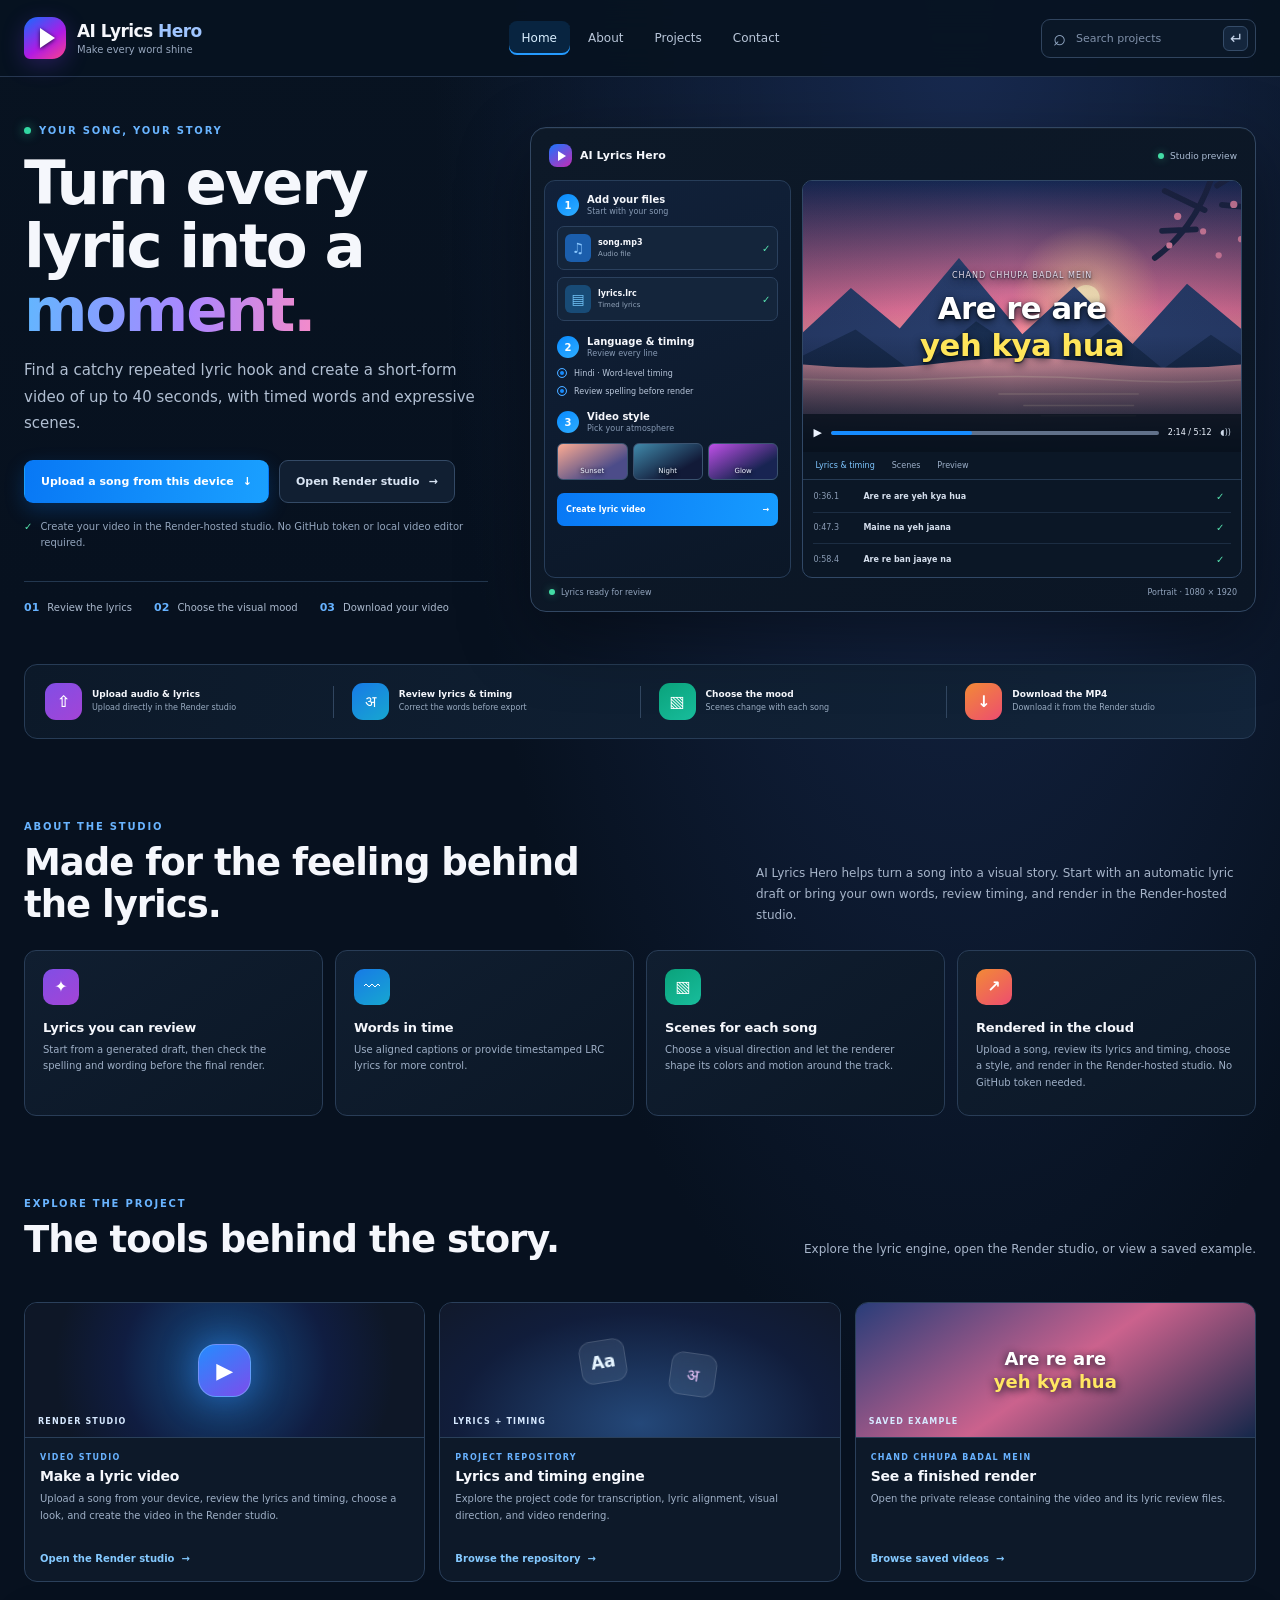
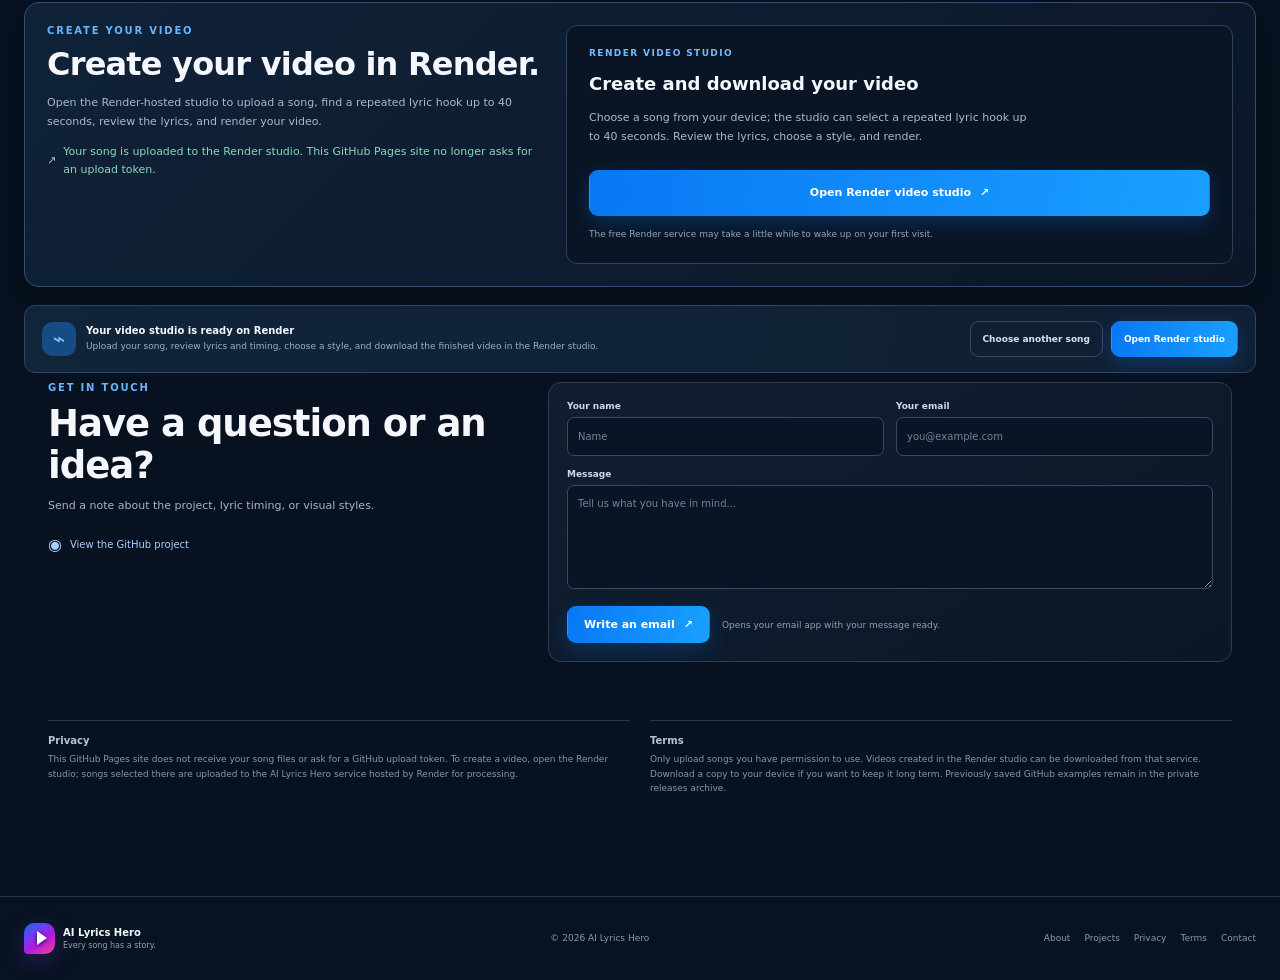
<file: index.html>
<!doctype html>
<html lang="en">
<head>
<meta charset="utf-8">
<meta name="viewport" content="width=device-width,initial-scale=1">
<meta name="theme-color" content="#07111f">
<meta name="description" content="Make a lyric video with reviewed lyrics, synced captions, and song-inspired scenes in the AI Lyrics Hero Render studio.">
<title>AI Lyrics Hero — Make every word shine</title>
<style>
:root{color-scheme:dark;--bg:#07111f;--panel:#0e1a2b;--panel2:#122238;--line:#263d59;--text:#f5f7fc;--muted:#a7b5ca;--blue:#168cff;--green:#42d7a1;font-family:Inter,ui-sans-serif,system-ui,-apple-system,"Segoe UI",sans-serif;background:var(--bg);color:var(--text);font-synthesis:none;text-rendering:optimizeLegibility;scroll-behavior:smooth}
*{box-sizing:border-box}body{margin:0;min-width:320px;background:radial-gradient(ellipse at 75% 0,#182a50 0,transparent 33rem),linear-gradient(180deg,#081321,#07111f 38rem)}a{color:inherit;text-decoration:none}button,input,textarea{font:inherit}button,a,input,textarea{ -webkit-tap-highlight-color:transparent}a:focus-visible,button:focus-visible,input:focus-visible,textarea:focus-visible{outline:3px solid #8cc7ff;outline-offset:3px}
.skip-link{position:fixed;z-index:100;top:10px;left:10px;transform:translateY(-150%);padding:10px 14px;border-radius:8px;background:#fff;color:#111}.skip-link:focus{transform:none}
.site-header{position:sticky;top:0;z-index:20;border-bottom:1px solid #26374f;background:#071321ed;backdrop-filter:blur(16px)}.header-inner{display:flex;width:min(1240px,calc(100% - 48px));height:76px;align-items:center;gap:24px;margin:auto}
.brand{display:flex;min-width:236px;align-items:center;gap:11px}.brand-mark{display:grid;width:42px;height:42px;flex:0 0 42px;place-items:center;border-radius:14px 14px 14px 6px;background:linear-gradient(145deg,#136dff,#b01ae4 58%,#fb438d);box-shadow:0 6px 22px #823cff40}.brand-mark span{width:0;height:0;margin-left:4px;border-top:10px solid transparent;border-bottom:10px solid transparent;border-left:15px solid white;filter:drop-shadow(0 1px 2px #151338)}
.brand-copy strong{display:block;font-size:17px;font-weight:800;letter-spacing:-.55px}.brand-copy b{color:#9fc5ff}.brand-copy small{display:block;margin-top:3px;color:#96a6bd;font-size:10px}
.primary-nav{display:flex;align-items:center;justify-content:center;gap:5px;margin:0 auto}.nav-link{padding:10px 13px;border-radius:8px;color:#b9c6d9;font-size:12px;transition:background .18s,color .18s}.nav-link:hover{background:#14243a;color:white}.nav-link.active{background:#167cda2b;color:#d9efff;box-shadow:inset 0 -2px #259bff}
.site-search{display:flex;width:215px;height:39px;align-items:center;gap:8px;padding:0 7px 0 11px;border:1px solid #30445e;border-radius:9px;background:#0a1727}.search-icon{color:#93a9c5;font-size:22px;line-height:1}.site-search input{width:100%;min-width:0;border:0;outline:0;background:transparent;color:#edf5ff;font-size:11px}.site-search input:focus-visible{outline:0}.site-search input::placeholder{color:#8091aa}.site-search button{width:25px;height:25px;flex:0 0 25px;border:1px solid #354c69;border-radius:6px;background:#14263d;color:#c3d2e8;cursor:pointer}
.menu-toggle{display:none}
.section-wrap{width:min(1240px,calc(100% - 48px));margin-right:auto;margin-left:auto}.hero{display:grid;grid-template-columns:minmax(310px,.78fr) minmax(0,1.22fr);align-items:center;gap:42px;padding-top:48px;padding-bottom:50px}.eyebrow{display:flex;align-items:center;gap:8px;margin:0 0 15px;color:#69b4ff;font-size:10px;font-weight:800;letter-spacing:1.8px}.eyebrow-dot{width:7px;height:7px;border-radius:50%;background:#32d7a2;box-shadow:0 0 11px #32d7a2aa}
h1,h2,h3,p{margin-top:0}.hero h1{max-width:560px;margin:0 0 16px;font-size:clamp(36px,5vw,61px);font-weight:800;line-height:1.04;letter-spacing:-2.3px}.hero h1 span{background:linear-gradient(95deg,#61b7ff,#ab86ff 57%,#f58bc9);-webkit-background-clip:text;background-clip:text;color:transparent}
.hero-intro{max-width:520px;margin:0;color:#b1bfd2;font-size:15px;line-height:1.75}.hero-actions{display:flex;flex-wrap:wrap;gap:10px;margin-top:24px}.button{display:inline-flex;min-height:43px;align-items:center;justify-content:center;gap:9px;padding:0 16px;border:1px solid transparent;border-radius:9px;font-size:11px;font-weight:750;transition:transform .15s,filter .15s,background .15s}.button:hover{transform:translateY(-1px);filter:brightness(1.1)}.button-primary{background:linear-gradient(100deg,#0878f5,#1aa0ff);color:white;box-shadow:0 7px 20px #087bfb3c}.button-secondary{border-color:#344a66;background:#111f32;color:#d9e4f3}.hero-note{display:flex;align-items:flex-start;gap:8px;margin:16px 0 0;color:#93a5bd;font-size:10px;line-height:1.55}.check-icon{color:#55e3ac;font-weight:900}.hero-stats{display:flex;flex-wrap:wrap;gap:22px;margin-top:31px;padding-top:19px;border-top:1px solid #23374f}.hero-stats div{display:flex;align-items:center;gap:8px}.hero-stats strong{color:#66b2ff;font-size:11px}.hero-stats span{color:#abb9cd;font-size:10px}
.studio-card{min-width:0;padding:13px;border:1px solid #324762;border-radius:16px;background:linear-gradient(145deg,#0d1928,#0b1625);box-shadow:0 24px 70px #0006,inset 0 1px #ffffff0a}.studio-topbar{display:flex;height:39px;align-items:center;justify-content:space-between;padding:0 5px 10px}.studio-brand{display:flex;align-items:center;gap:8px;font-size:11px}.mini-brand-mark{display:grid;width:23px;height:23px;place-items:center;border-radius:8px;background:linear-gradient(145deg,#1976ff,#c52bb5)}.mini-brand-mark i{width:0;height:0;margin-left:2px;border-top:5px solid transparent;border-bottom:5px solid transparent;border-left:8px solid white}.studio-status{display:flex;align-items:center;gap:6px;color:#aabbd2;font-size:9px}.studio-status i,.studio-foot i{width:6px;height:6px;border-radius:50%;background:#43dca5;box-shadow:0 0 9px #43dca577}
.studio-workspace{display:grid;grid-template-columns:minmax(175px,.72fr) minmax(0,1.28fr);gap:11px}.studio-controls{padding:12px;border:1px solid #273d59;border-radius:11px;background:linear-gradient(160deg,#11213a,#0b1727)}.mini-panel-title{display:flex;align-items:center;gap:8px;margin:1px 0 10px}.number-badge{display:grid;width:22px;height:22px;flex:0 0 22px;place-items:center;border-radius:50%;background:linear-gradient(145deg,#0789ff,#2faeff);color:white;font-size:10px;font-weight:800}.mini-panel-title strong,.mini-panel-title small{display:block}.mini-panel-title strong{font-size:10px}.mini-panel-title small{margin-top:2px;color:#879ab4;font-size:8px}.mini-file{display:flex;align-items:center;gap:7px;margin-top:7px;padding:7px;border:1px solid #2b415e;border-radius:7px;background:#14253b}.file-glyph{display:grid;width:26px;height:28px;flex:0 0 26px;place-items:center;border-radius:6px;font-size:14px}.audio-glyph{background:#1b5eac;color:#8ac8ff}.lyric-glyph{background:#184b76;color:#71c2f6}.mini-file>span:nth-child(2){min-width:0;flex:1}.mini-file strong,.mini-file small{display:block;overflow:hidden;text-overflow:ellipsis;white-space:nowrap}.mini-file strong{font-size:8px}.mini-file small{margin-top:3px;color:#93a5bb;font-size:7px}.mini-file>b{color:#57e1af;font-size:10px}.mini-panel-title-spaced{margin-top:15px}.mini-choice{display:flex;align-items:center;gap:7px;margin:8px 0;color:#b9c7db;font-size:8px}.mini-choice i{width:10px;height:10px;border:1px solid #4ba8ff;border-radius:50%;background:#168cff;box-shadow:inset 0 0 0 2px #102039}.mini-style-row{display:flex;gap:5px}.style-swatch{display:grid;min-width:0;height:37px;flex:1;place-items:end center;padding:0 3px 4px;border:1px solid #3b5370;border-radius:6px;color:#eef4ff;font-size:7px;text-shadow:0 1px 4px #000}.style-sunset{background:linear-gradient(150deg,#fdab92,#4c4c89 72%)}.style-night{background:linear-gradient(150deg,#4089aa,#121a38 72%)}.style-glow{background:linear-gradient(150deg,#bf50e8,#182452 72%)}.mini-action{display:flex;height:33px;align-items:center;justify-content:space-between;margin-top:13px;padding:0 9px;border-radius:7px;background:linear-gradient(100deg,#0878f5,#179cff);color:white;font-size:8px;font-weight:800}
.studio-preview{min-width:0;overflow:hidden;border:1px solid #314866;border-radius:10px;background:#0b1726}.preview-screen{position:relative;display:grid;min-height:270px;aspect-ratio:1.62;place-items:center;overflow:hidden;background:#172c51}.sunset-art,.preview-shade{position:absolute;inset:0;width:100%;height:100%}.sunset-art{z-index:0}.preview-shade{z-index:1;background:linear-gradient(0deg,#06101dcf,transparent 43%,#10162c21),linear-gradient(90deg,#11153430,transparent 47%,#11153430)}.preview-lyrics{position:relative;z-index:2;display:flex;max-width:90%;flex-direction:column;align-items:center;gap:4px;color:white;text-align:center;text-shadow:0 3px 8px #06101d,0 1px 2px #06101d}.preview-lyrics span{margin-bottom:8px;color:#e4dcec;font-size:8px;letter-spacing:1px}.preview-lyrics strong{font-size:clamp(20px,2.4vw,34px);font-weight:850;line-height:1.08;letter-spacing:-.5px}.preview-lyrics .lyric-accent{color:#ffe55a}.preview-player{position:absolute;z-index:3;right:0;bottom:0;left:0;display:flex;height:38px;align-items:center;gap:9px;padding:0 10px;background:#08111dc9;color:#edf4ff;font-size:8px}.play-mark{font-size:11px}.player-track{height:4px;flex:1;overflow:hidden;border-radius:8px;background:#61718a}.player-track i{display:block;width:43%;height:100%;border-radius:inherit;background:#168cff}.volume-mark{color:#cfdaea}.preview-tabs{display:flex;gap:17px;overflow:hidden;padding:9px 12px;border-bottom:1px solid #263a52;color:#9cafc8;font-size:8px;white-space:nowrap}.preview-tabs .selected{color:#7fc6ff}.lyric-table{display:grid;gap:0;padding:2px 10px}.lyric-table div{display:grid;grid-template-columns:43px minmax(0,1fr) 15px;align-items:center;gap:7px;min-height:31px;border-bottom:1px solid #1c2d42;color:#d4deec;font-size:8px}.lyric-table div:last-child{border-bottom:0}.lyric-table span{color:#8b9cb4}.lyric-table strong{overflow:hidden;font-weight:550;text-overflow:ellipsis;white-space:nowrap}.lyric-table b{color:#55dfad;font-size:10px}.studio-foot{display:flex;justify-content:space-between;gap:10px;padding:10px 5px 1px;color:#94a6bf;font-size:8px}.studio-foot span:first-child{display:flex;align-items:center;gap:6px}
.workflow-band{display:grid;grid-template-columns:1fr auto 1fr auto 1fr auto 1fr;align-items:center;gap:18px;margin-bottom:72px;padding:18px 20px;border:1px solid #273c56;border-radius:13px;background:linear-gradient(105deg,#0c1929,#12243a)}.workflow-band>div{display:flex;min-width:0;align-items:center;gap:10px}.workflow-icon{display:grid;width:37px;height:37px;flex:0 0 37px;place-items:center;border-radius:11px;color:white;font-size:16px;font-weight:800}.purple{background:linear-gradient(145deg,#814ee5,#a344d6)}.blue{background:linear-gradient(145deg,#177ae6,#17a7d0)}.green{background:linear-gradient(145deg,#0aa27b,#18bd9c)}.coral{background:linear-gradient(145deg,#f28a36,#ed4d70)}.workflow-band strong,.workflow-band small{display:block}.workflow-band strong{font-size:9px}.workflow-band small{margin-top:4px;color:#99abc1;font-size:8px;line-height:1.35}.workflow-divider{width:1px;height:32px;background:#314660}
.section-block{padding-top:10px;padding-bottom:72px}.section-heading{display:flex;align-items:end;justify-content:space-between;gap:32px;margin-bottom:24px}.section-heading>div{max-width:560px}.section-heading .eyebrow{margin-bottom:10px}.section-heading h2{margin:0;font-size:clamp(25px,3.2vw,37px);line-height:1.13;letter-spacing:-1px}.section-heading>p{max-width:500px;margin:0;color:#a7b5ca;font-size:12px;line-height:1.75}.feature-grid{display:grid;grid-template-columns:repeat(4,minmax(0,1fr));gap:12px}.feature-card{min-height:166px;padding:18px;border:1px solid #293d57;border-radius:12px;background:linear-gradient(145deg,#101e30,#0b1726)}.feature-icon{display:grid;width:36px;height:36px;place-items:center;border-radius:10px;color:white;font-size:16px;font-weight:800}.feature-card h3,.project-card h3{margin:15px 0 7px;font-size:13px;letter-spacing:-.2px}.feature-card p,.project-body>p:not(.project-kicker){margin:0;color:#9eafc6;font-size:10px;line-height:1.65}
.projects-section{padding-bottom:72px}.section-heading-projects{margin-bottom:17px}.search-feedback{min-height:17px;margin:0 0 8px;color:#8fc9ff;font-size:10px}.project-grid{display:grid;grid-template-columns:repeat(3,minmax(0,1fr));gap:14px}.project-card{overflow:hidden;border:1px solid #2b405b;border-radius:13px;background:#0d1929;transition:transform .18s,border-color .18s,box-shadow .18s}.project-card:hover{transform:translateY(-3px);border-color:#4c78aa;box-shadow:0 12px 30px #0003}.project-art{position:relative;display:grid;height:135px;place-items:center;overflow:hidden;border-bottom:1px solid #2a405a}.art-engine{background:radial-gradient(circle at 50% 48%,#174f86,#101d41 49%,#0e1727 80%)}.project-symbol{display:grid;width:53px;height:53px;place-items:center;border:1px solid #82bdff88;border-radius:18px;background:linear-gradient(145deg,#248cff,#7c4dec);box-shadow:0 0 34px #318cff80;color:white;font-size:22px}.art-lyrics{background:radial-gradient(ellipse at 50% 90%,#244879,#111d3b 65%,#11192b)}.floating-note{position:absolute;display:grid;width:46px;height:43px;place-items:center;border:1px solid #ffffff21;border-radius:12px;background:#c5e4ff18;color:#e5f4ff;font-size:17px;font-weight:750;backdrop-filter:blur(8px)}.note-one{left:35%;top:27%;transform:rotate(-9deg)}.note-two{right:31%;top:37%;color:#f2c9ff;transform:rotate(8deg)}.art-example{background:linear-gradient(145deg,#293d79,#cb628d 51%,#14274a)}.example-lyric{color:#fff;font-size:18px;font-weight:850;line-height:1.28;text-align:center;text-shadow:0 2px 8px #07111f}.example-lyric b{color:#ffe762}.project-label{position:absolute;bottom:11px;left:13px;color:#d7e9ff;font-size:8px;font-weight:800;letter-spacing:1.15px}.project-body{padding:15px}.project-kicker{margin:0 0 6px;color:#68b2ff;font-size:8px;font-weight:800;letter-spacing:1.3px}.project-body h3{margin:0 0 7px;font-size:14px}.project-body>p:not(.project-kicker){min-height:49px}.text-link{display:inline-flex;align-items:center;gap:7px;margin-top:13px;color:#84c9ff;font-size:10px;font-weight:750}.text-link:hover{color:white}
.workflow-callout{display:flex;align-items:center;justify-content:space-between;gap:18px;margin-top:17px;padding:15px 17px;border:1px solid #2c4663;border-radius:11px;background:linear-gradient(100deg,#10243a,#102034)}.workflow-callout>div:first-child{display:flex;align-items:center;gap:10px}.callout-icon{display:grid;width:34px;height:34px;place-items:center;border-radius:10px;background:#154c85;color:#82c8ff;font-size:21px}.workflow-callout strong,.workflow-callout small{display:block}.workflow-callout strong{font-size:10px}.workflow-callout small{margin-top:4px;color:#9eafc5;font-size:9px;line-height:1.5}.callout-actions{display:flex;flex-wrap:wrap;gap:8px}.callout-actions .button{min-height:36px;padding:0 12px;font-size:9px}
.contact-section{display:grid;grid-template-columns:minmax(250px,.8fr) minmax(0,1.2fr);gap:44px;padding-top:9px;padding-bottom:58px}.contact-heading{display:block;margin:0}.contact-heading h2{margin-bottom:10px}.contact-heading>div>p:last-child{margin:0;color:#a7b5ca;font-size:11px;line-height:1.7}.social-link{display:inline-flex;align-items:center;gap:8px;margin-top:19px;color:#a6cfff;font-size:10px}.social-link span{font-size:16px}.contact-form{display:grid;gap:13px;padding:18px;border:1px solid #293e59;border-radius:13px;background:linear-gradient(145deg,#101e30,#0b1726)}.contact-fields{display:grid;grid-template-columns:1fr 1fr;gap:12px}.contact-form label{display:block}.contact-form label>span{display:block;margin-bottom:6px;color:#ced9e8;font-size:9px;font-weight:700}.contact-form input,.contact-form textarea{width:100%;min-height:39px;padding:10px;border:1px solid #344b68;border-radius:7px;background:#091524;color:white;font-size:10px}.contact-form textarea{min-height:104px;resize:vertical;line-height:1.55}.contact-form input::placeholder,.contact-form textarea::placeholder{color:#71839c}.form-actions{display:flex;align-items:center;gap:12px}.form-actions .button{min-height:37px}.form-actions>span{color:#8d9fb7;font-size:9px}
.legal-section{display:grid;grid-template-columns:1fr 1fr;gap:20px;padding-bottom:28px}.legal-section article{padding-top:14px;border-top:1px solid #24374e;scroll-margin-top:90px}.legal-section h2{margin:0 0 6px;color:#b7c5d8;font-size:10px}.legal-section p{margin:0;color:#8497b0;font-size:9px;line-height:1.6}
.site-footer{border-top:1px solid #24364e;background:#081321}.footer-inner{display:flex;width:min(1240px,calc(100% - 48px));min-height:83px;align-items:center;justify-content:space-between;gap:16px;margin:auto}.footer-brand{display:flex;align-items:center;gap:8px}.footer-brand .brand-mark{width:31px;height:31px;flex-basis:31px;border-radius:10px 10px 10px 4px}.footer-brand .brand-mark span{border-top-width:7px;border-bottom-width:7px;border-left-width:10px}.footer-brand strong,.footer-brand small{display:block}.footer-brand strong{font-size:10px}.footer-brand small{margin-top:3px;color:#8da0b8;font-size:8px}.copyright,.footer-inner nav a{color:#8698b0;font-size:9px}.footer-inner nav{display:flex;flex-wrap:wrap;gap:14px}.footer-inner nav a:hover{color:#d9e6f8}.searchable-item[hidden]{display:none!important}.visually-hidden{position:absolute!important;width:1px!important;height:1px!important;overflow:hidden!important;clip:rect(1px,1px,1px,1px)!important;white-space:nowrap!important}
@media(max-width:1030px){.header-inner{gap:13px}.brand{min-width:205px}.site-search{width:180px}.hero{grid-template-columns:minmax(285px,.75fr) minmax(0,1.25fr);gap:24px}.studio-workspace{grid-template-columns:minmax(155px,.7fr) minmax(0,1.3fr)}.workflow-band{gap:10px;padding:15px}.feature-card{padding:14px}}
@media(max-width:780px){.header-inner{height:67px;width:calc(100% - 32px);gap:10px}.brand{min-width:0;flex:1}.brand-mark{width:37px;height:37px;flex-basis:37px}.brand-copy strong{font-size:15px}.brand-copy small{display:none}.menu-toggle{display:flex;width:36px;height:36px;flex:0 0 36px;flex-direction:column;align-items:center;justify-content:center;gap:4px;border:1px solid #30445e;border-radius:8px;background:#122137}.menu-toggle span{width:15px;height:2px;border-radius:2px;background:#d4e4f7}.primary-nav{position:absolute;top:66px;right:16px;left:16px;display:none;align-items:stretch;flex-direction:column;gap:2px;padding:8px;border:1px solid #30445e;border-radius:0 0 10px 10px;background:#0a1727;box-shadow:0 14px 30px #0008}.primary-nav.open{display:flex}.nav-link{min-height:40px}.site-search{position:absolute;top:256px;right:16px;left:16px;display:none;width:auto;background:#0a1727}.site-search.open{display:flex}.header-inner.menu-open .site-search{display:flex}.hero{grid-template-columns:1fr;gap:25px;padding-top:35px;padding-bottom:34px}.hero-copy{max-width:660px}.hero h1{max-width:600px;font-size:clamp(38px,9vw,58px)}.hero-intro{font-size:13px}.hero-stats{gap:15px;margin-top:24px}.hero-stats span{font-size:9px}.studio-card{max-width:720px}.preview-screen{min-height:260px}.workflow-band{grid-template-columns:1fr 1fr;gap:14px;margin-bottom:47px}.workflow-divider{display:none}.workflow-band>div{min-height:40px}.section-block{padding-bottom:50px}.section-heading{align-items:flex-start;flex-direction:column;gap:12px}.section-heading>p{max-width:650px}.feature-grid{grid-template-columns:1fr 1fr}.project-grid{grid-template-columns:1fr 1fr}.contact-section{grid-template-columns:1fr;gap:22px}.contact-heading{display:flex;align-items:flex-end;justify-content:space-between;gap:16px}.social-link{margin:0 0 3px;white-space:nowrap}.footer-inner{width:calc(100% - 32px);flex-wrap:wrap;padding:15px 0}.footer-brand{flex:1}.copyright{order:2}.footer-inner nav{order:3;width:100%;padding-top:9px;border-top:1px solid #1c2d42}}
@media(max-width:520px){.section-wrap{width:calc(100% - 30px)}.hero{padding-top:27px}.hero h1{font-size:39px;letter-spacing:-1.6px}.hero-actions{align-items:stretch;flex-direction:column}.hero-actions .button{width:100%}.hero-stats{gap:11px}.hero-stats div{align-items:flex-start;flex-direction:column;gap:4px}.studio-card{padding:9px;border-radius:13px}.studio-workspace{grid-template-columns:1fr;gap:8px}.studio-controls{display:grid;grid-template-columns:1fr 1fr;gap:7px;padding:9px}.mini-panel-title{grid-column:span 2;margin:0 0 2px}.mini-panel-title-spaced{margin-top:5px}.mini-file{margin:0}.mini-choice{margin:2px 0;font-size:7px}.mini-style-row{grid-column:span 2}.mini-action{grid-column:span 2;margin-top:0}.studio-preview{grid-row:1}.preview-screen{min-height:218px;aspect-ratio:1.32}.preview-lyrics strong{font-size:25px}.preview-tabs{gap:12px}.workflow-band{gap:12px;padding:13px}.workflow-band>div{align-items:flex-start;flex-direction:column;gap:7px}.workflow-icon{width:32px;height:32px;flex-basis:32px}.workflow-band strong{font-size:8px}.workflow-band small{font-size:7px}.feature-grid,.project-grid{grid-template-columns:1fr}.feature-card{min-height:0}.project-art{height:122px}.project-body>p:not(.project-kicker){min-height:0}.workflow-callout{align-items:stretch;flex-direction:column}.callout-actions{display:grid;grid-template-columns:1fr 1fr}.callout-actions .button{padding:0 6px;font-size:8px}.contact-heading{display:block}.social-link{margin-top:13px}.contact-fields{grid-template-columns:1fr}.legal-section{grid-template-columns:1fr;gap:15px}.footer-inner nav{gap:11px}.copyright{font-size:8px}}
@media(prefers-reduced-motion:reduce){*,*::before,*::after{scroll-behavior:auto!important;transition-duration:.01ms!important;animation-duration:.01ms!important;animation-iteration-count:1!important}}

.device-upload{scroll-margin-top:92px;display:grid;grid-template-columns:minmax(0,.85fr) minmax(300px,1.15fr);gap:26px;align-items:start;margin:20px 0 18px;padding:22px;border:1px solid #315071;border-radius:15px;background:linear-gradient(135deg,#102239,#0b1727);box-shadow:0 18px 42px #0003}
.upload-intro .eyebrow{margin-bottom:10px}.upload-intro h2{margin:0 0 11px;font-size:clamp(23px,3vw,32px);line-height:1.15;letter-spacing:-.8px}.upload-intro>p:not(.eyebrow){color:#aab9cd;font-size:11px;line-height:1.7}.upload-intro .upload-privacy{display:flex;align-items:center;gap:7px;color:#8dd6ba!important}
.upload-form{display:grid;gap:12px;padding:15px;border:1px solid #2b405b;border-radius:11px;background:#091524}.upload-form label>span{display:block;margin-bottom:6px;color:#d6e2f1;font-size:10px;font-weight:750}.upload-form input[type=text],.upload-form input[type=password],.upload-form input[type=file]{display:block;width:100%;min-height:41px;padding:9px;border:1px solid #344c69;border-radius:7px;background:#0d1b2c;color:#edf5ff;font-size:10px}.upload-form input[type=file]{padding:7px}.upload-form input::file-selector-button{min-height:26px;margin-right:9px;padding:0 9px;border:1px solid #406082;border-radius:5px;background:#19324d;color:#eaf4ff;font-size:9px;font-weight:700}.upload-form input::placeholder{color:#8091a8}.upload-form label small{display:block;margin-top:5px;color:#8296b0;font-size:8px;line-height:1.5}
.upload-help{padding:9px 10px;border:1px solid #263b54;border-radius:7px;background:#0c1928;color:#aebdd0;font-size:9px;line-height:1.65}.upload-help summary{color:#a8d5ff;font-weight:750;cursor:pointer}.upload-help ol{margin:9px 0 8px;padding-left:18px}.upload-help li+li{margin-top:4px}.upload-help code{color:#d9c8ff}.upload-help>a{color:#8bcaff;font-weight:700}.upload-submit{width:100%;cursor:pointer}.upload-submit:disabled{cursor:wait;opacity:.7}.upload-note{margin:0;color:#8195ae;font-size:8px;line-height:1.55}.upload-status{min-height:14px;margin:0;color:#9dcfff;font-size:10px;line-height:1.5}.upload-status[data-state=error]{color:#ffadb4}.upload-status[data-state=success]{color:#6de5b5}.upload-runs{color:#83c9ff;font-size:10px;font-weight:750}.upload-runs[hidden]{display:none}
@media(max-width:760px){.device-upload{grid-template-columns:1fr;gap:14px;padding:16px}.upload-form{padding:12px}}
.render-launch-card{align-content:center;min-height:100%;padding:22px}.render-launch-label{color:#77b9ff;font-size:9px;font-weight:800;letter-spacing:1.4px}.render-launch-card h3{margin:3px 0;color:#f3f7ff;font-size:18px}.render-launch-card>p:not(.upload-note){max-width:450px;color:#aab9cd;font-size:11px;line-height:1.7}.render-launch-card .button{width:100%;min-height:46px}.render-launch-card .upload-note{margin:0;color:#8fa4bd;font-size:9px;line-height:1.5}</style>
</head>
<body>
<a class="skip-link" href="#main">Skip to content</a>
<header class="site-header"><div class="header-inner" id="header-inner">
  <a class="brand" href="#home" aria-label="AI Lyrics Hero home"><span class="brand-mark" aria-hidden="true"><span></span></span><span class="brand-copy"><strong>AI Lyrics <b>Hero</b></strong><small>Make every word shine</small></span></a>
  <button class="menu-toggle" id="menu-toggle" type="button" aria-expanded="false" aria-controls="primary-nav" aria-label="Open navigation"><span></span><span></span><span></span></button>
  <nav class="primary-nav" id="primary-nav" aria-label="Main navigation"><a class="nav-link active" href="#home">Home</a><a class="nav-link" href="#about">About</a><a class="nav-link" href="#projects">Projects</a><a class="nav-link" href="#contact">Contact</a></nav>
  <form class="site-search" id="site-search" role="search"><label class="visually-hidden" for="search-field">Search projects and features</label><span class="search-icon" aria-hidden="true">⌕</span><input id="search-field" type="search" placeholder="Search projects" autocomplete="off"><button type="submit" aria-label="Search">↵</button></form>
</div></header>
<main id="main">
<section class="hero section-wrap" id="home" aria-labelledby="hero-title">
  <div class="hero-copy"><p class="eyebrow"><span class="eyebrow-dot"></span> YOUR SONG, YOUR STORY</p><h1 id="hero-title">Turn every lyric into a <span>moment.</span></h1><p class="hero-intro">Find a catchy repeated lyric hook and create a short-form video of up to 40 seconds, with timed words and expressive scenes.</p>
    <div class="hero-actions"><a class="button button-primary" href="#upload">Upload a song from this device <span aria-hidden="true">↓</span></a><a class="button button-secondary" href="https://lyrics-agent.onrender.com/" target="_blank" rel="noopener">Open Render studio <span aria-hidden="true">→</span></a></div>
    <p class="hero-note"><span class="check-icon" aria-hidden="true">✓</span> Create your video in the Render-hosted studio. No GitHub token or local video editor required.</p>
    <div class="hero-stats" aria-label="Studio highlights"><div><strong>01</strong><span>Review the lyrics</span></div><div><strong>02</strong><span>Choose the visual mood</span></div><div><strong>03</strong><span>Download your video</span></div></div>
  </div>
  <div class="studio-card" role="img" aria-label="AI Lyrics Hero studio preview with song upload, lyric timing, and a sunset video canvas">
    <div class="studio-topbar"><div class="studio-brand"><span class="mini-brand-mark" aria-hidden="true"><i></i></span><strong>AI Lyrics Hero</strong></div><div class="studio-status"><i></i> Studio preview</div></div>
    <div class="studio-workspace">
      <div class="studio-controls">
        <div class="mini-panel-title"><span class="number-badge">1</span><span><strong>Add your files</strong><small>Start with your song</small></span></div>
        <div class="mini-file"><span class="file-glyph audio-glyph" aria-hidden="true">♫</span><span><strong>song.mp3</strong><small>Audio file</small></span><b aria-hidden="true">✓</b></div>
        <div class="mini-file"><span class="file-glyph lyric-glyph" aria-hidden="true">▤</span><span><strong>lyrics.lrc</strong><small>Timed lyrics</small></span><b aria-hidden="true">✓</b></div>
        <div class="mini-panel-title mini-panel-title-spaced"><span class="number-badge">2</span><span><strong>Language & timing</strong><small>Review every line</small></span></div>
        <div class="mini-choice"><i></i><span>Hindi · Word-level timing</span></div><div class="mini-choice"><i></i><span>Review spelling before render</span></div>
        <div class="mini-panel-title mini-panel-title-spaced"><span class="number-badge">3</span><span><strong>Video style</strong><small>Pick your atmosphere</small></span></div>
        <div class="mini-style-row"><span class="style-swatch style-sunset">Sunset</span><span class="style-swatch style-night">Night</span><span class="style-swatch style-glow">Glow</span></div><div class="mini-action">Create lyric video <span aria-hidden="true">→</span></div>
      </div>
      <div class="studio-preview"><div class="preview-screen">
        <svg class="sunset-art" viewBox="0 0 900 520" preserveAspectRatio="xMidYMid slice" aria-hidden="true"><defs><linearGradient id="sky" x1="0" x2="0" y1="0" y2="1"><stop stop-color="#172b59"/><stop offset=".48" stop-color="#ef789e"/><stop offset=".77" stop-color="#ffc091"/><stop offset="1" stop-color="#393c70"/></linearGradient><linearGradient id="lake" x1="0" x2="0" y1="0" y2="1"><stop stop-color="#f7a3b0"/><stop offset="1" stop-color="#162d50"/></linearGradient><radialGradient id="sun-glow"><stop stop-color="#fff0bb" stop-opacity=".95"/><stop offset=".3" stop-color="#ffd59c" stop-opacity=".5"/><stop offset="1" stop-color="#ffc18d" stop-opacity="0"/></radialGradient></defs><rect width="900" height="520" fill="url(#sky)"/><circle cx="574" cy="226" r="142" fill="url(#sun-glow)"/><circle cx="574" cy="226" r="26" fill="#ffe9bb"/><path d="M0 318 121 206l94 78 114-136 122 147 100-92 112 111 105-116 132 110v212H0Z" fill="#293f6d"/><path d="M0 350 130 286l113 83 119-99 142 96 112-91 106 87 92-66 86 58v166H0Z" fill="#192e50"/><path d="M0 350q155 19 301 0t296 0 303 0v170H0Z" fill="url(#lake)"/><path d="M0 380q153 8 306 0t303 2 291-1M406 410h268m-220 22h211m-177 20h181" fill="none" stroke="#ffe0c8" stroke-opacity=".35" stroke-width="3" stroke-linecap="round"/><path d="M813 0q-34 95-107 148m96-92-77-37m60 74-65 3m106-87 52-33m-43 70 65 6" fill="none" stroke="#1c2442" stroke-width="11" stroke-linecap="round"/><g fill="#f08bab"><circle cx="750" cy="68" r="7"/><circle cx="799" cy="97" r="6"/><circle cx="734" cy="124" r="6"/><circle cx="858" cy="45" r="7"/><circle cx="872" cy="112" r="6"/><circle cx="829" cy="143" r="6"/></g></svg>
        <div class="preview-shade"></div><div class="preview-lyrics"><span>CHAND CHHUPA BADAL MEIN</span><strong>Are re are</strong><strong class="lyric-accent">yeh kya hua</strong></div><div class="preview-player"><span class="play-mark" aria-hidden="true">▶</span><div class="player-track"><i></i></div><span>2:14 / 5:12</span><span class="volume-mark" aria-hidden="true">◖))</span></div>
      </div><div class="preview-tabs"><span class="selected">Lyrics & timing</span><span>Scenes</span><span>Preview</span></div><div class="lyric-table"><div><span>0:36.1</span><strong>Are re are yeh kya hua</strong><b>✓</b></div><div><span>0:47.3</span><strong>Maine na yeh jaana</strong><b>✓</b></div><div><span>0:58.4</span><strong>Are re ban jaaye na</strong><b>✓</b></div></div></div>
    </div><div class="studio-foot"><span><i></i> Lyrics ready for review</span><span>Portrait · 1080 × 1920</span></div>
  </div>
</section>
<section class="workflow-band section-wrap" aria-label="How to make a video"><div><span class="workflow-icon purple" aria-hidden="true">⇧</span><span><strong>Upload audio & lyrics</strong><small>Upload directly in the Render studio</small></span></div><span class="workflow-divider" aria-hidden="true"></span><div><span class="workflow-icon blue" aria-hidden="true">अ</span><span><strong>Review lyrics & timing</strong><small>Correct the words before export</small></span></div><span class="workflow-divider" aria-hidden="true"></span><div><span class="workflow-icon green" aria-hidden="true">▧</span><span><strong>Choose the mood</strong><small>Scenes change with each song</small></span></div><span class="workflow-divider" aria-hidden="true"></span><div><span class="workflow-icon coral" aria-hidden="true">↓</span><span><strong>Download the MP4</strong><small>Download it from the Render studio</small></span></div></section>
<section class="about-section section-wrap section-block" id="about" aria-labelledby="about-title"><div class="section-heading"><div><p class="eyebrow">ABOUT THE STUDIO</p><h2 id="about-title">Made for the feeling behind the lyrics.</h2></div><p>AI Lyrics Hero helps turn a song into a visual story. Start with an automatic lyric draft or bring your own words, review timing, and render in the Render-hosted studio.</p></div><div class="feature-grid">
  <article class="feature-card searchable-item" data-search="automatic lyrics transcription review words spelling"><span class="feature-icon purple" aria-hidden="true">✦</span><h3>Lyrics you can review</h3><p>Start from a generated draft, then check the spelling and wording before the final render.</p></article>
  <article class="feature-card searchable-item" data-search="timing captions hindi lrc word alignment"><span class="feature-icon blue" aria-hidden="true">〰</span><h3>Words in time</h3><p>Use aligned captions or provide timestamped LRC lyrics for more control.</p></article>
  <article class="feature-card searchable-item" data-search="background scenes visuals song mood animated"><span class="feature-icon green" aria-hidden="true">▧</span><h3>Scenes for each song</h3><p>Choose a visual direction and let the renderer shape its colors and motion around the track.</p></article>
  <article class="feature-card searchable-item" data-search="render hosted cloud mp4 video"><span class="feature-icon coral" aria-hidden="true">↗</span><h3>Rendered in the cloud</h3><p>Upload a song, review its lyrics and timing, choose a style, and render in the Render-hosted studio. No GitHub token needed.</p></article>
</div></section>
<section class="projects-section section-wrap section-block" id="projects" aria-labelledby="projects-title"><div class="section-heading section-heading-projects"><div><p class="eyebrow">EXPLORE THE PROJECT</p><h2 id="projects-title">The tools behind the story.</h2></div><p>Explore the lyric engine, open the Render studio, or view a saved example.</p></div><p class="search-feedback" id="search-feedback" aria-live="polite"></p><div class="project-grid">
  <article class="project-card searchable-item" data-search="render hosted video studio create lyric video"><div class="project-art art-engine"><span class="project-symbol" aria-hidden="true">▶</span><span class="project-label">RENDER STUDIO</span></div><div class="project-body"><p class="project-kicker">VIDEO STUDIO</p><h3>Make a lyric video</h3><p>Upload a song from your device, review the lyrics and timing, choose a look, and create the video in the Render studio.</p><a class="text-link" href="https://lyrics-agent.onrender.com/" target="_blank" rel="noopener">Open the Render studio <span aria-hidden="true">→</span></a></div></article>
  <article class="project-card searchable-item" data-search="lyrics timing engine code repository open source python transcription hindi"><div class="project-art art-lyrics"><span class="floating-note note-one">Aa</span><span class="floating-note note-two">अ</span><span class="project-label">LYRICS + TIMING</span></div><div class="project-body"><p class="project-kicker">PROJECT REPOSITORY</p><h3>Lyrics and timing engine</h3><p>Explore the project code for transcription, lyric alignment, visual direction, and video rendering.</p><a class="text-link" href="https://github.com/nanesh7912-stack/lyrics-agent/tree/main/ai_lyrics_hero" target="_blank" rel="noopener">Browse the repository <span aria-hidden="true">→</span></a></div></article>
  <article class="project-card searchable-item" data-search="chand chhupa badal mein latest example video private release"><div class="project-art art-example"><span class="example-lyric">Are re are<br><b>yeh kya hua</b></span><span class="project-label">SAVED EXAMPLE</span></div><div class="project-body"><p class="project-kicker">CHAND CHHUPA BADAL MEIN</p><h3>See a finished render</h3><p>Open the private release containing the video and its lyric review files.</p><a class="text-link" href="https://github.com/nanesh7912-stack/lyrics-agent-renders/releases" target="_blank" rel="noopener">Browse saved videos <span aria-hidden="true">→</span></a></div></article>
</div><div class="device-upload" id="upload" aria-labelledby="upload-title">
  <div class="upload-intro"><p class="eyebrow">CREATE YOUR VIDEO</p><h2 id="upload-title">Create your video in Render.</h2><p>Open the Render-hosted studio to upload a song, find a repeated lyric hook up to 40 seconds, review the lyrics, and render your video.</p><p class="upload-privacy"><span aria-hidden="true">↗</span> Your song is uploaded to the Render studio. This GitHub Pages site no longer asks for an upload token.</p></div>
  <div class="upload-form render-launch-card" role="group" aria-labelledby="render-launch-title"><span class="render-launch-label">RENDER VIDEO STUDIO</span><h3 id="render-launch-title">Create and download your video</h3><p>Choose a song from your device; the studio can select a repeated lyric hook up to 40 seconds. Review the lyrics, choose a style, and render.</p><a class="button button-primary" href="https://lyrics-agent.onrender.com/" target="_blank" rel="noopener">Open Render video studio <span aria-hidden="true">↗</span></a><p class="upload-note">The free Render service may take a little while to wake up on your first visit.</p></div></div><div class="workflow-callout"><div><span class="callout-icon" aria-hidden="true">⌁</span><span><strong>Your video studio is ready on Render</strong><small>Upload your song, review lyrics and timing, choose a style, and download the finished video in the Render studio.</small></span></div><div class="callout-actions"><a class="button button-secondary" href="#upload">Choose another song</a><a class="button button-primary" href="https://lyrics-agent.onrender.com/" target="_blank" rel="noopener">Open Render studio</a></div></div>
<section class="contact-section section-wrap section-block" id="contact" aria-labelledby="contact-title"><div class="section-heading contact-heading"><div><p class="eyebrow">GET IN TOUCH</p><h2 id="contact-title">Have a question or an idea?</h2><p>Send a note about the project, lyric timing, or visual styles.</p></div><a class="social-link" href="https://github.com/nanesh7912-stack/lyrics-agent" target="_blank" rel="noopener" aria-label="AI Lyrics Hero on GitHub"><span aria-hidden="true">◉</span> View the GitHub project</a></div>
<form class="contact-form" id="contact-form"><div class="contact-fields"><label><span>Your name</span><input name="name" type="text" autocomplete="name" maxlength="100" required placeholder="Name"></label><label><span>Your email</span><input name="email" type="email" autocomplete="email" maxlength="200" required placeholder="you@example.com"></label></div><label><span>Message</span><textarea name="message" rows="5" maxlength="5000" required placeholder="Tell us what you have in mind..."></textarea></label><div class="form-actions"><button class="button button-primary" type="submit">Write an email <span aria-hidden="true">↗</span></button><span>Opens your email app with your message ready.</span></div></form></section>
<section class="legal-section section-wrap" aria-label="Privacy and terms"><article id="privacy"><h2>Privacy</h2><p>This GitHub Pages site does not receive your song files or ask for a GitHub upload token. To create a video, open the Render studio; songs selected there are uploaded to the AI Lyrics Hero service hosted by Render for processing.</p></article><article id="terms"><h2>Terms</h2><p>Only upload songs you have permission to use. Videos created in the Render studio can be downloaded from that service. Download a copy to your device if you want to keep it long term. Previously saved GitHub examples remain in the private releases archive.</p></article></section>
</main>
<footer class="site-footer"><div class="footer-inner"><a class="footer-brand" href="#home"><span class="brand-mark" aria-hidden="true"><span></span></span><span><strong>AI Lyrics Hero</strong><small>Every song has a story.</small></span></a><span class="copyright">© <span id="year">2026</span> AI Lyrics Hero</span><nav aria-label="Footer links"><a href="#about">About</a><a href="#projects">Projects</a><a href="#privacy">Privacy</a><a href="#terms">Terms</a><a href="#contact">Contact</a></nav></div></footer>
<script>
(() => {
  const header = document.querySelector('#header-inner');
  const menuButton = document.querySelector('#menu-toggle');
  const nav = document.querySelector('#primary-nav');
  const searchForm = document.querySelector('#site-search');
  const searchField = document.querySelector('#search-field');
  const feedback = document.querySelector('#search-feedback');
  const cards = [...document.querySelectorAll('.searchable-item')];
  const closeMenu = () => {
    header.classList.remove('menu-open');
    nav.classList.remove('open');
    menuButton.setAttribute('aria-expanded', 'false');
    menuButton.setAttribute('aria-label', 'Open navigation');
    searchForm.classList.remove('open');
  };
  menuButton.addEventListener('click', () => {
    const open = menuButton.getAttribute('aria-expanded') !== 'true';
    menuButton.setAttribute('aria-expanded', String(open));
    menuButton.setAttribute('aria-label', open ? 'Close navigation' : 'Open navigation');
    header.classList.toggle('menu-open', open);
    nav.classList.toggle('open', open);
    searchForm.classList.toggle('open', open);
  });
  nav.querySelectorAll('a').forEach(link => link.addEventListener('click', () => {
    nav.querySelectorAll('a').forEach(item => item.classList.toggle('active', item === link));
    closeMenu();
  }));
  document.addEventListener('keydown', event => { if (event.key === 'Escape') closeMenu(); });
  searchForm.addEventListener('submit', event => {
    event.preventDefault();
    const query = searchField.value.trim().toLocaleLowerCase();
    let count = 0;
    let first = null;
    cards.forEach(card => {
      const haystack = (card.dataset.search || '') + ' ' + card.textContent;
      const match = !query || haystack.toLocaleLowerCase().includes(query);
      card.hidden = !match;
      if (match && query) { count += 1; if (!first) first = card; }
    });
    if (feedback) feedback.textContent = query ? (count ? count + ' matching items' : 'No matching features or projects. Try another search.') : '';
    if (first) first.scrollIntoView({behavior:'smooth', block:'center'});
    else if (query) document.querySelector('#projects').scrollIntoView({behavior:'smooth', block:'start'});
  });
  searchField.addEventListener('search', () => { if (!searchField.value) searchForm.requestSubmit(); });
  document.querySelector('#contact-form').addEventListener('submit', event => {
    event.preventDefault();
    const values = new FormData(event.currentTarget);
    const subject = encodeURIComponent('AI Lyrics Hero message from ' + values.get('name'));
    const body = encodeURIComponent('Name: ' + values.get('name') + '\\nEmail: ' + values.get('email') + '\\n\\n' + values.get('message'));
    window.location.href = 'mailto:nanesh7912@gmail.com?subject=' + subject + '&body=' + body;
  });
  try { window.localStorage.removeItem('ai-lyrics-hero.github-upload-token.v1'); } catch (_) {}
  document.querySelector('#year').textContent = String(new Date().getFullYear());
})();
</script>
</body>
</html>
</file>
